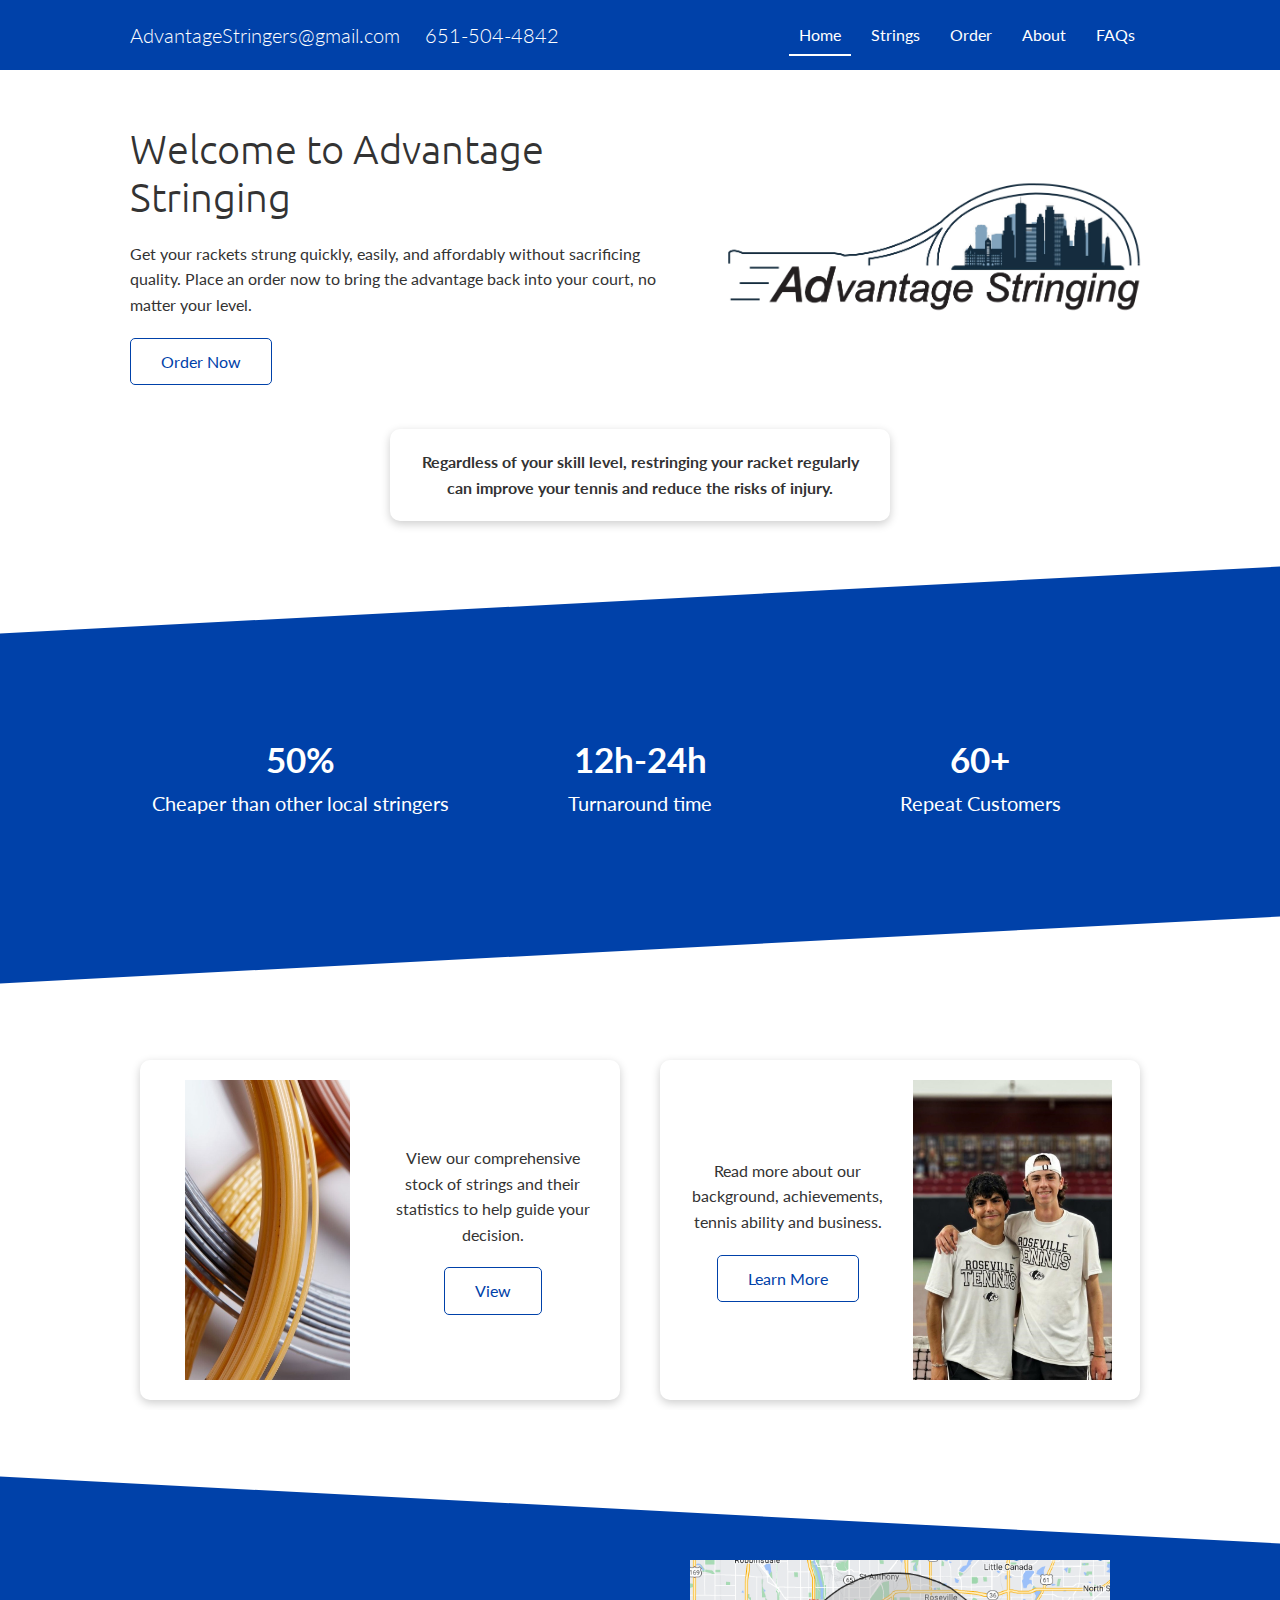
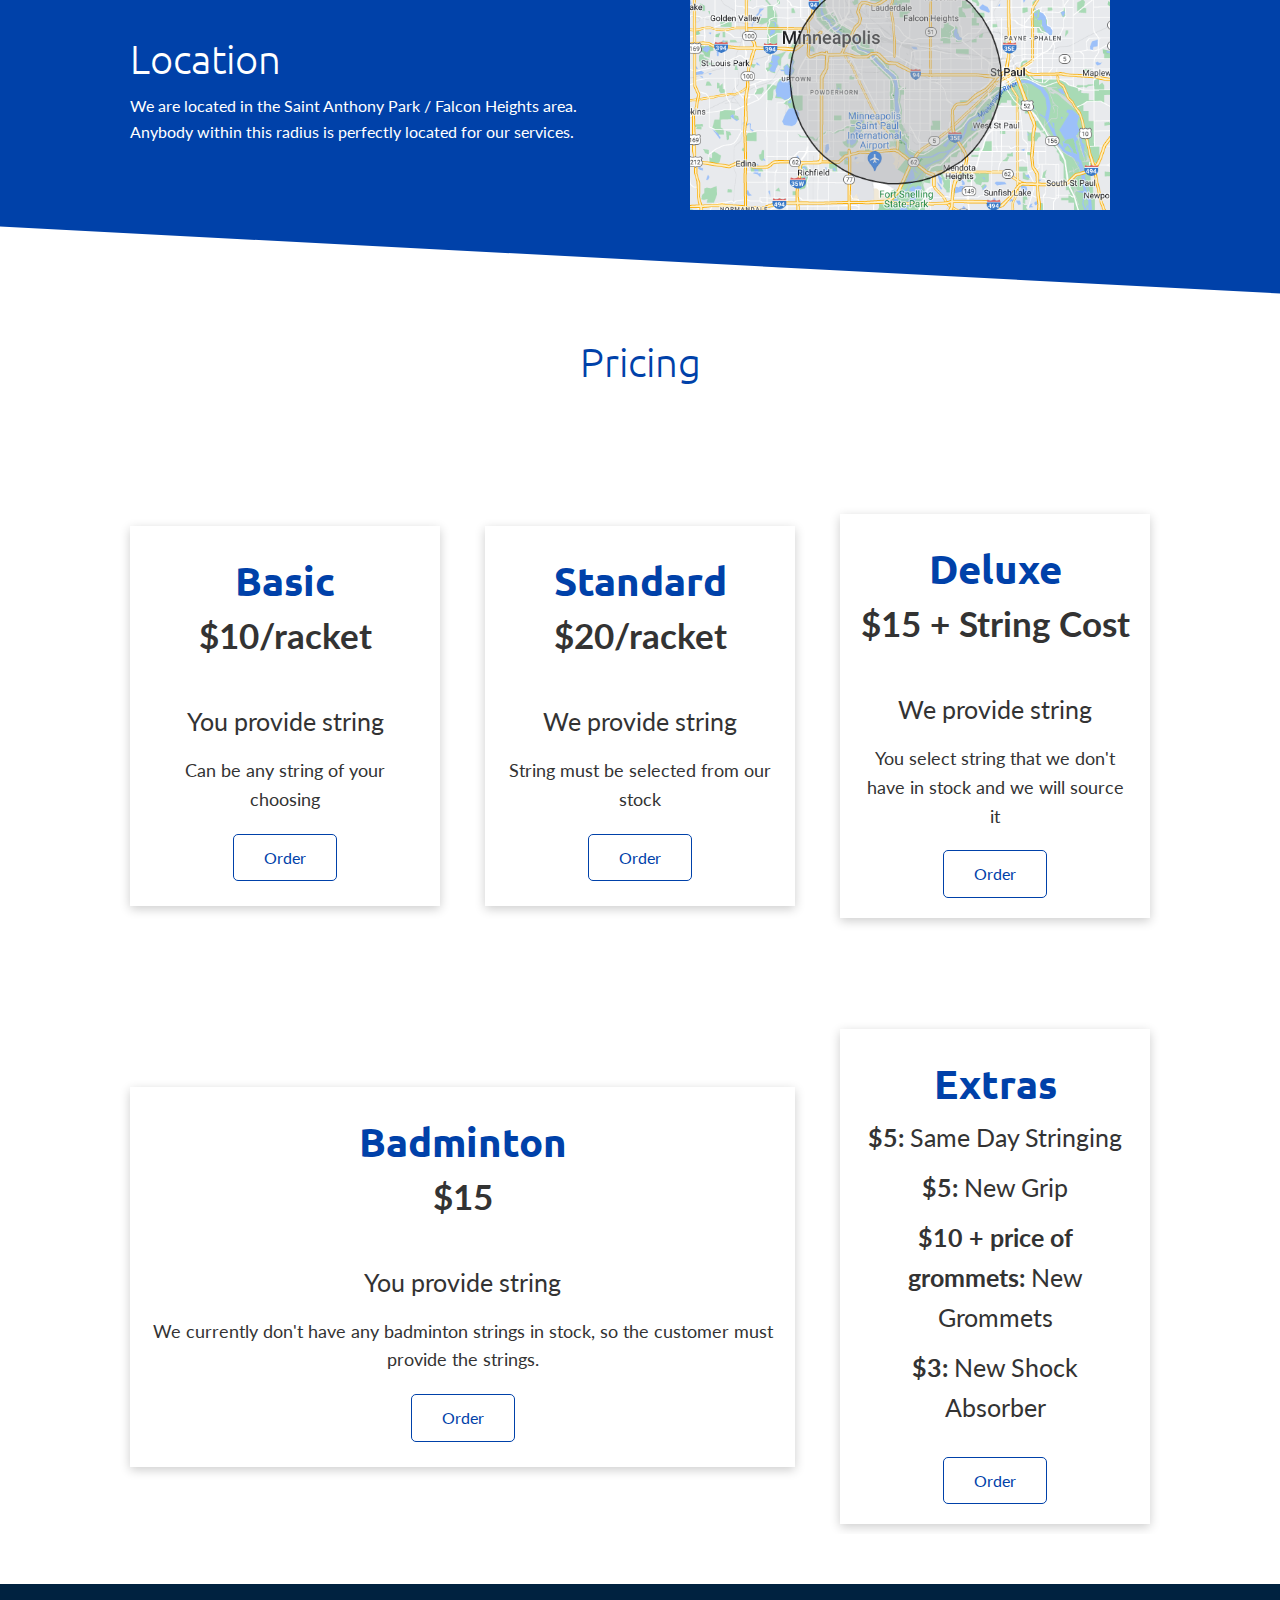
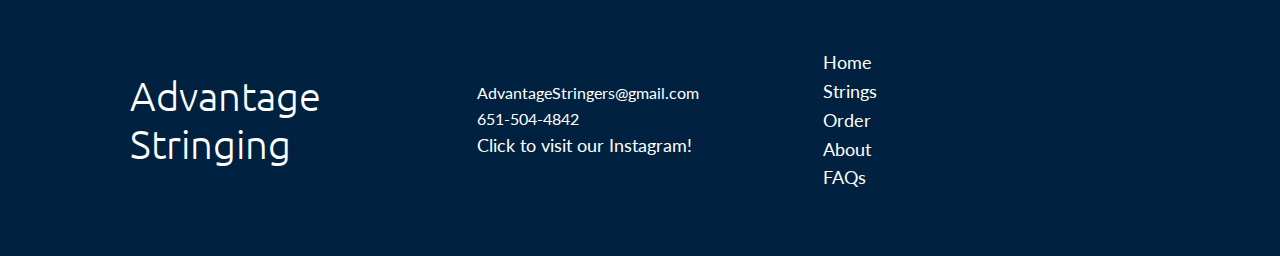
<file: index.html>
<!DOCTYPE html>
<html lang="en">
<head>
    <meta charset="UTF-8">
    <meta http-equiv="X-UA-Compatible" content="IE=edge">
    <meta name="viewport" content="width=device-width, initial-scale=1.0">
    <script async src="https://www.googletagmanager.com/gtag/js?id=G-WM0WZB3LWZ"></script>
    <script>
        window.dataLayer = window.dataLayer || [];
        function gtag(){dataLayer.push(arguments);}
        gtag('js', new Date());
        gtag('config', 'G-WM0WZB3LWZ');
    </script>
    <link rel="stylesheet" href="https://cdnjs.cloudflare.com/ajax/libs/font-awesome/5.15.1/css/all.min.css" integrity="sha512-+4zCK9k+qNFUR5X+cKL9EIR+ZOhtIloNl9GIKS57V1MyNsYpYcUrUeQc9vNfzsWfV28IaLL3i96P9sdNyeRssA==" crossorigin="anonymous" />
    <link href="https://fonts.googleapis.com/css2?family=Lato:wght@300&display=swap" rel="stylesheet">
    <link href="https://fonts.googleapis.com/css2?family=Ubuntu:wght@700&display=swap" rel="stylesheet">
    <link rel="stylesheet" href="final_styles.css">
    <link rel="icon" href="Images/favicon.png">
    <title>Advantage Stringing</title>
</head>
<body>
    <!-- Navbar -->
    <div class="navbar">
        <div class="container flex">
            <div class="logo">
                <div class="menu-wrap">
                    <input type="checkbox" class="toggler">
                    <div class="hamburger"><div></div></div>
                    <div class="menu">
                        <div>
                            <div>
                                <ul>
                                    <li><a href="index.html" class="underlined">Home</a></li>
                                    <li><a href="strings.html">Strings</a></li>
                                    <li><a href="order.html">Order</a></li>
                                    <li><a href="about.html">About</a></li>
                                    <li><a href="faqs.html">FAQs</a></li>
                                </ul>
                            </div>
                        </div>
                    </div>
                </div>
                <h1 class="logo-text large-font">AdvantageStringers@gmail.com</h1>
                <h1 class="logo-text large-font">651-504-4842</h1>
            </div>
            <nav>
                <ul>
                    <li><a href="index.html" class="underlined">Home</a></li>
                    <li><a href="strings.html">Strings</a></li>
                    <li><a href="order.html">Order</a></li>
                    <li><a href="about.html">About</a></li>
                    <li><a href="faqs.html">FAQs</a></li>
                </ul>
            </nav>
        </div>
    </div>

    <!-- Showcase -->
    <section class="showcase">
        <div class="container grid">
            <div class="showcase-text">
                <h1 class="large-font">Welcome to Advantage Stringing</h1>
                <p class="change-text">Get your rackets strung quickly, easily, and affordably without sacrificing quality. Place an order now to bring the advantage back into your court, no matter your level.</p>
                <a href="order.html" class="blue-outline-button">Order Now</a>
            </div>
            <img src="Images/advantagelogo.png" alt="Logo Image">
        </div>
    </section>

    <!-- Blurb -->
    <section class="blurb">
        <div class="container flex">
            <div class="blurb-wrapper card centered">
                <p><b>Regardless of your skill level, restringing your racket regularly can improve your tennis and reduce the risks of injury.</b></p>
            </div>
        </div>
    </section>

    <div class="spacer"></div>

    <!-- Stats -->
    <section class="stats-container">
        <div class="container flex stats-text">
            <div class="stat-container">
                <div class="flex">
                    <i class="fas fa-tags fa-3x"></i>
                </div>
                <h3>50%</h3>
                <p class="text-secondary">Cheaper than other local stringers</p>
            </div>
            <div class="stat-container">
                <div class="flex">
                    <i class="fas fa-history fa-3x"></i>
                </div>
                <h3>12h-24h</h3>
                <p class="text-secondary">Turnaround time</p>
            </div>
            <div class="stat-container">
                <div class="flex">
                    <i class="fas fa-people-arrows fa-3x"></i>
                </div>
                <h3>60+</h3>
                <p class="text-secondary change-text">Repeat Customers</p>
            </div>
        </div>
    </section>
    
    <div class="spacer"></div>
    <div class="spacer"></div>

    <!-- Strings / About Us Showcase -->

    <section class="pages-showcase">
        <div class="container grid">
            <div class="strings-home-showcase home-showcase card">
                <div class="card-content grid">
                    <img src="Images/string-img.jpg" alt="Image of string art">
                    <div class="grid-vertical centered">
                        <p class="change-text">View our comprehensive stock of strings and their statistics to help guide your decision.</p>
                        <a href="strings.html" class="blue-outline-button">View</a>
                    </div>
                </div>
            </div>

            <div class="us-home-showcase home-showcase card">
                <div class="card-content grid">
                    <div class="grid-vertical centered">
                        <p class="change-text">Read more about our background, achievements, tennis ability and business.</p>
                        <a href="about.html" class="blue-outline-button">Learn More</a>
                    </div>
                    <img src="Images/us-s.JPG" alt="Image of us">
                </div>
            </div>
        </div>
    </section>

    <div class="spacer"></div>
    <div class="spacer"></div>

    <!-- Location -->
    <section class="location">
        <div class="container location-wrapper grid">
            <div class="text-body">
                <h1 class="large-font">Location</h1>
                <p class="change-text">
                    We are located in the Saint Anthony Park / Falcon Heights area. Anybody within this radius is perfectly located for our services.</p>
            </div>
            <img src="Images/radius.PNG" alt="Service Area">
        </div>
    </section>

    <div class="spacer"></div>

    <!-- Pricing -->
    <section class="pricing">
        <div class="container grid">
            <h1 class="pricing-header large-font">Pricing</h1>
            <div class="pricing-card centered">
                <h1 class="bolded large-font">Basic</h1>
                <h2 class="price-label bolded medium-font">$10/racket</h2>
                <p>You provide string</p>
                <p class="caption-text">Can be any string of your choosing</p>
                <a href="order.html" class="blue-outline-button">Order</a>
            </div>
            <div class="pricing-card centered">
                <h1 class="bolded large-font">Standard</h1>
                <h2 class="price-label bolded medium-font">$20/racket</h2>
                <p>We provide string</p>
                <p class="caption-text">String must be selected from our stock</p>
                <a href="order.html" class="blue-outline-button">Order</a>
            </div>
            <div class="pricing-card centered">
                <h1 class="bolded large-font">Deluxe</h1>
                <h2 class="price-label bolded medium-font">$15 + String Cost</h2>
                <p>We provide string</p>
                <p class="caption-text">You select string that we don't have in stock and we will source it</p>
                <a href="order.html" class="blue-outline-button">Order</a>
            </div>
            <div class="pricing-card centered">
                <h1 class="bolded large-font">Badminton</h1>
                <h2 class="price-label bolded medium-font">$15</h2>
                <p>You provide string</p>
                <p class="caption-text">We currently don't have any badminton strings in stock, so the customer must provide the strings.</p>
                <a href="order.html" class="blue-outline-button">Order</a>
            </div>
            <div class="pricing-card centered">
                <h1 class="bolded large-font">Extras</h1>

                <p style="margin-bottom: 10px;"><b>$5: </b>Same Day Stringing</p>
                <p style="margin-bottom: 10px;"><b>$5: </b>New Grip</p>
                <p style="margin-bottom: 10px;"><b>$10 + price of grommets: </b>New Grommets</p>
                <p style="margin-bottom: 10px;"><b>$3: </b>New Shock Absorber</p>
                <a href="order.html" class="blue-outline-button">Order</a>
            </div>
        </div>
    </section>

    <div class="spacer"></div>




    <!-- Footer -->
    <footer class="footer bg-dark py-5">
        <div class="container grid grid-3">
            <div>
                <h1 class="large-font">Advantage Stringing</h1>
            </div>

            <div>
                <p>AdvantageStringers@gmail.com</p>
                <p>651-504-4842</p>
                <p><a href="https://www.instagram.com/advantage_stringing/" target="_blank">Click to visit our Instagram!</a></p>
            </div>

            <nav>
                <ul>
                    <li><a href="index.html">Home</a></li>
                    <li><a href="strings.html">Strings</a></li>
                    <li><a href="order.html">Order</a></li>
                    <li><a href="about.html">About</a></li>
                    <li><a href="faqs.html">FAQs</a></li>
                </ul>
            </nav>
            
        </div>
    </footer>
    
</body>
</html>
</file>
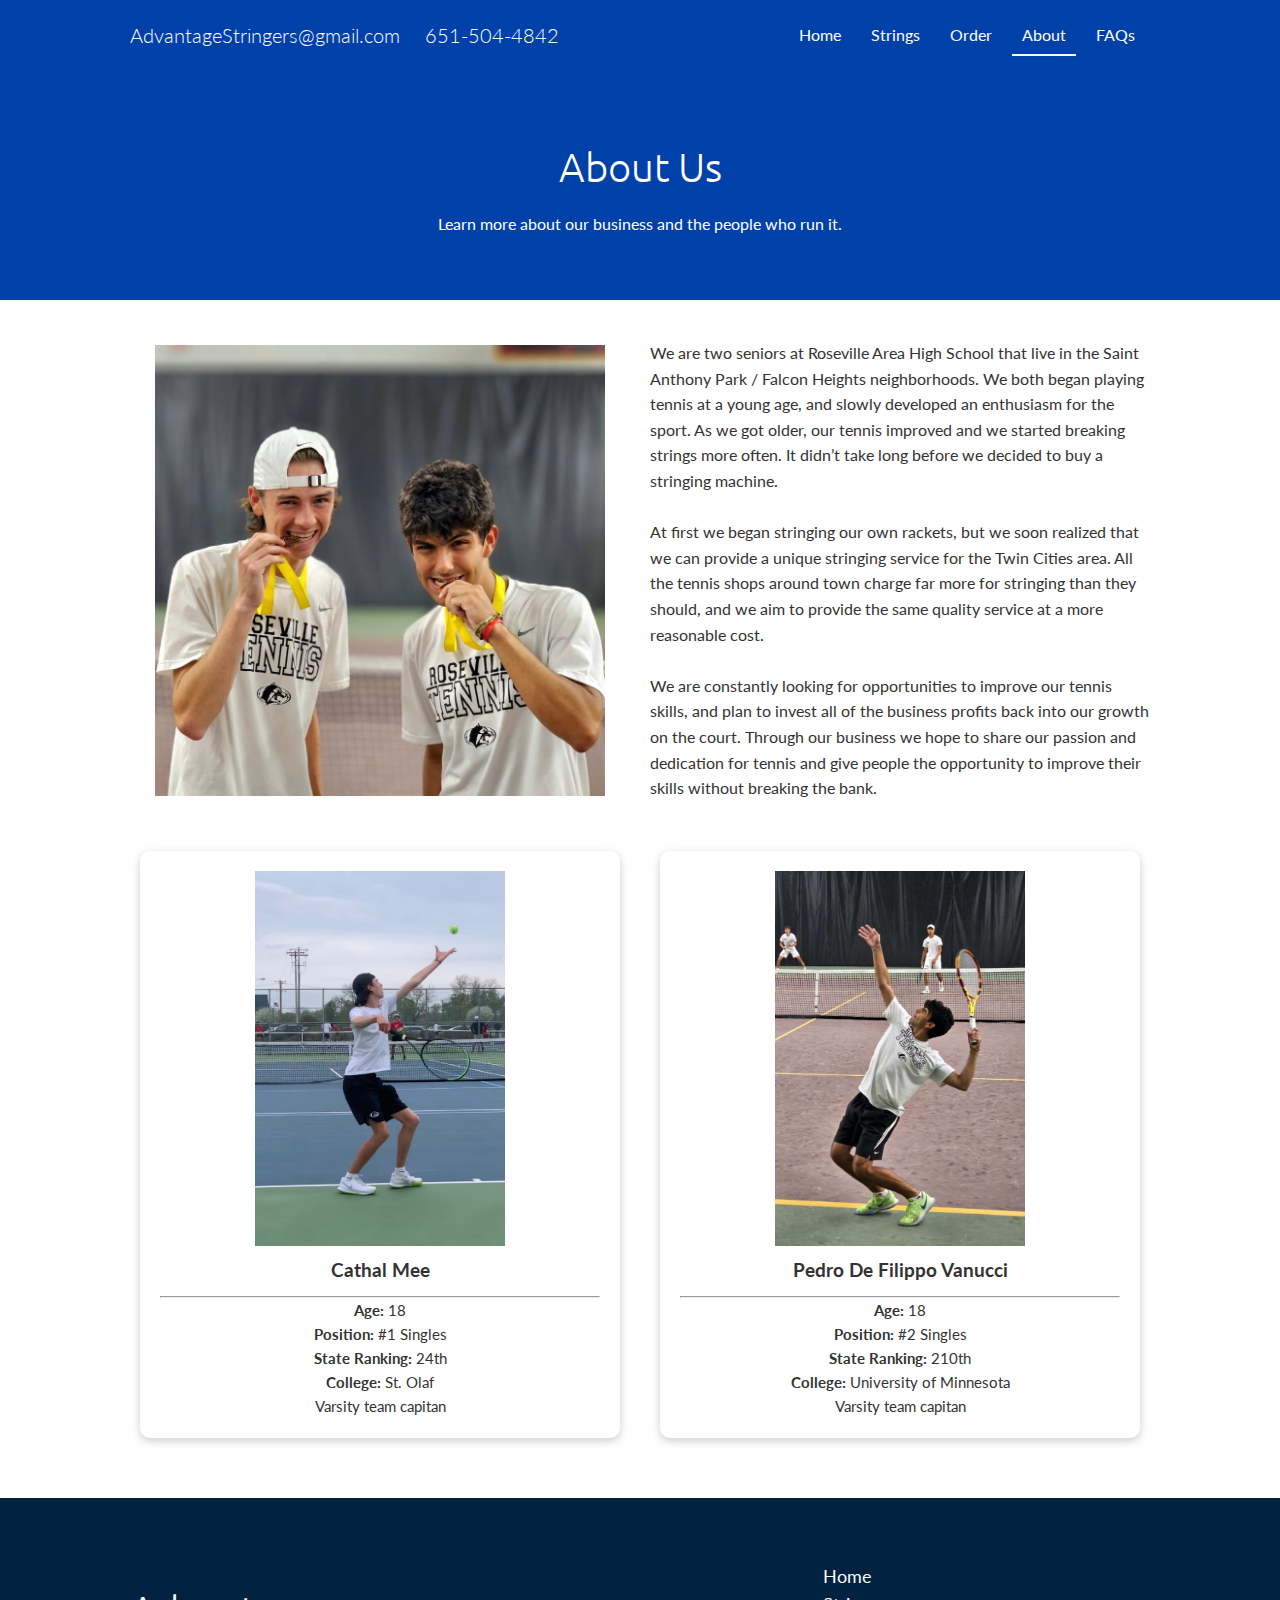
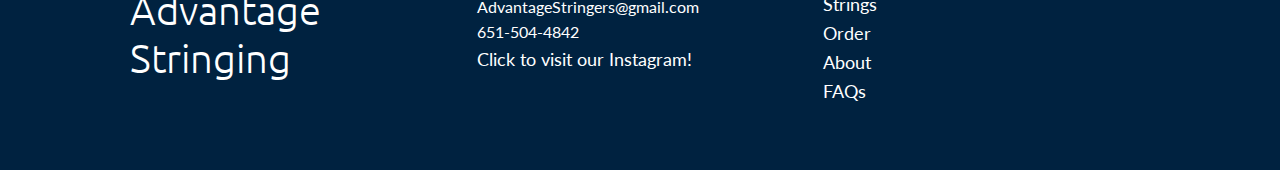
<file: about.html>
<!DOCTYPE html>
<html lang="en">
<head>
    <meta charset="UTF-8">
    <meta http-equiv="X-UA-Compatible" content="IE=edge">
    <meta name="viewport" content="width=device-width, initial-scale=1.0">
    <script async src="https://www.googletagmanager.com/gtag/js?id=G-WM0WZB3LWZ"></script> 
    <script>
        window.dataLayer = window.dataLayer || [];
        function gtag(){dataLayer.push(arguments);}
        gtag('js', new Date());
        gtag('config', 'G-WM0WZB3LWZ');
    </script>
    <link rel="stylesheet" href="https://cdnjs.cloudflare.com/ajax/libs/font-awesome/5.15.1/css/all.min.css" integrity="sha512-+4zCK9k+qNFUR5X+cKL9EIR+ZOhtIloNl9GIKS57V1MyNsYpYcUrUeQc9vNfzsWfV28IaLL3i96P9sdNyeRssA==" crossorigin="anonymous" />
    <link href="https://fonts.googleapis.com/css2?family=Lato:wght@300&display=swap" rel="stylesheet">
    <link href="https://fonts.googleapis.com/css2?family=Ubuntu:wght@700&display=swap" rel="stylesheet">
    <link rel="stylesheet" href="final_styles.css">
    <link rel="icon" href="Images/favicon.png">
    <title>Advantage Stringing</title>
</head>
<body>
    <!-- Navbar -->
    <div class="navbar">
        <div class="container flex">
            <div class="logo">
                <div class="menu-wrap">
                    <input type="checkbox" class="toggler">
                    <div class="hamburger"><div></div></div>
                    <div class="menu">
                        <div>
                            <div>
                                <ul>
                                    <li><a href="index.html">Home</a></li>
                                    <li><a href="strings.html">Strings</a></li>
                                    <li><a href="order.html">Order</a></li>
                                    <li><a href="about.html" class="underlined">About</a></li>
                                    <li><a href="faqs.html">FAQs</a></li>
                                </ul>
                            </div>
                        </div>
                    </div>
                </div>
                <h1 class="logo-text large-font">AdvantageStringers@gmail.com</h1>
                <h1 class="logo-text large-font">651-504-4842</h1>
            </div>
            <nav>
                <ul>
                    <li><a href="index.html">Home</a></li>
                    <li><a href="strings.html">Strings</a></li>
                    <li><a href="order.html">Order</a></li>
                    <li><a href="about.html" class="underlined">About</a></li>
                    <li><a href="faqs.html">FAQs</a></li>
                </ul>
            </nav>
        </div>
    </div>

    <!-- Showcase -->
    <section class="bio-showcase">
        <div class="bio-showcase-text grid">
            <div class="content">
                <h1 class="large-font">About Us</h1>
                <p>Learn more about our business and the people who run it.</p>
            </div>
        </div>
    </section>

    <!-- Bio Section -->
    <section class="bio">
        <div class="container grid">
            <div class="bio-img">
                <div class="flex">
                    <img src="Images/us-medal.JPG" alt="Photo of us">
                </div>
                
            </div>
            <div class="bio-text">
                <p>
                    We are two seniors at Roseville Area High School that live in the Saint Anthony Park / Falcon Heights neighborhoods. We both began playing tennis at a young age, and slowly developed an enthusiasm for the sport. As we got older, our tennis improved and we started breaking strings more often. It didn’t take long before we decided to buy a stringing machine.
                    <br><br>
                    At first we began stringing our own rackets, but we soon realized that we can provide a unique stringing service for the Twin Cities area. All the tennis shops around town charge far more for stringing than they should, and we aim to provide the same quality service at a more reasonable cost. 
                    <br><br>
                    We are constantly looking for opportunities to improve our tennis skills, and plan to invest all of the business profits back into our growth on the court. Through our business we hope to share our passion and dedication for tennis and give people the opportunity to improve their skills without breaking the bank.
                </div>
        </div>
    </section>

    <!-- Individual Bios Section -->

    <section class="individual-bios">

        <div class="container grid">
            <div class="card">
                <div class="flex">
                    <img src="Images/cath-solo.jpg"></img>
                </div>
                
                <h3>Cathal Mee</h3>
                <hr>
                <p><b>Age:</b> 18</p>
                <p><b>Position:</b> #1 Singles</p>
                <p><b>State Ranking:</b> 24th</p>
                <p><b>College:</b> St. Olaf</p>
                <p>Varsity team capitan</p>

                
            </div>
            <div class="card">
                <div class="flex">
                    <img src="Images/pedro-solo.JPG"></img>
                </div>
                <h3>Pedro De Filippo Vanucci</h3>
                <hr>
                <p><b>Age:</b> 18</p>
                <p><b>Position:</b> #2 Singles</p>
                <p><b>State Ranking:</b> 210th</p>
                <p><b>College:</b> University of Minnesota</p>
                <p>Varsity team capitan</p>
            </div>
        </div>
    </section>

    <div class="spacer"></div>


    <!-- Footer -->
    <footer class="footer bg-dark py-5">
        <div class="container grid grid-3">
            <div>
                <h1 class="large-font">Advantage Stringing</h1>
            </div>

            <div>
                <p>AdvantageStringers@gmail.com</p>
                <p>651-504-4842</p>
                <p><a href="https://www.instagram.com/advantage_stringing/" target="_blank">Click to visit our Instagram!</a></p>
            </div>

            <nav>
                <ul>
                    <li><a href="index.html">Home</a></li>
                    <li><a href="strings.html">Strings</a></li>
                    <li><a href="order.html">Order</a></li>
                    <li><a href="about.html">About</a></li>
                    <li><a href="faqs.html">FAQs</a></li>
                </ul>
            </nav>
            
        </div>
    </footer>
    
</body>
</html>
</file>
<file: final_styles.css>
/* variables */
/* Base Styles */
* {
  -webkit-box-sizing: border-box;
  box-sizing: border-box;
  padding: 0;
  margin: 0;
}

a {
  text-decoration: none;
  color: #333;
} 

body {
  font-family: "Lato", "sans-serif";
  color: #333;
  line-height: 1.6;
}

h1,
h2 {
  font-weight: 300;
  line-height: 1.2;
  margin: 10px 0;
}

h1 {
  font-family: "Ubuntu", "sans-serif";
}

ul li {
  list-style-type: none;
}

/* Utilities */
.container {
  max-width: 1100px;
  margin: 0 auto;
  overflow: auto;
  padding: 0 40px;
}

.bolded {
  font-weight: 700;
}

.centered {
  text-align: center;
}

.text-button {
  color: #0041a9;
}

.circle-img {
  border-radius: 50%;
  -webkit-box-shadow: 0 3px 10px rgba(0, 0, 0, 0.2);
  box-shadow: 0 3px 10px rgba(0, 0, 0, 0.2);
}

.flex {
  display: -webkit-box;
  display: -ms-flexbox;
  display: flex;
  -webkit-box-pack: center;
  -ms-flex-pack: center;
  justify-content: center;
  -webkit-box-align: center;
  -ms-flex-align: center;
  align-items: center;
  height: 100%;
}

.grid,
.grid-3 {
  display: -ms-grid;
  display: grid;
  -ms-grid-columns: 1fr 1fr;
  grid-template-columns: 1fr 1fr;
  gap: 20px;
  -webkit-box-pack: center;
  -ms-flex-pack: center;
  justify-content: center;
  -webkit-box-align: center;
  -ms-flex-align: center;
  align-items: center;
  height: 100%;
}

.card,
.pricing-card {
  background-color: #fff;
  color: #333;
  border-radius: 10px;
  -webkit-box-shadow: 0 3px 10px rgba(0, 0, 0, 0.2);
  box-shadow: 0 3px 10px rgba(0, 0, 0, 0.2);
  padding: 20px;
  margin: 10px;
}

.grid-3 {
  -ms-grid-columns: 1fr 1fr 1fr;
  grid-template-columns: 1fr 1fr 1fr;
}

.blue-border {
  border: 1.5px solid #0041a9;
}

.red-border {
  border: 1.5px solid red;
}

.blue-outline-button {
  display: inline-block;
  padding: 10px 30px;
  cursor: pointer;
  background: transparent;
  color: #0041a9;
  border: 1.5px #0041a9 solid;
  border-radius: 5px;
  -webkit-transition: background-color 0.15s ease-out;
  transition: background-color 0.15s ease-out;
  margin-top: 0px;
}

.blue-outline-button:hover {
  color: #fff;
  border: 1.5px #0041a9 solid;
  -webkit-transition: background-color 0.15s ease-out;
  transition: background-color 0.15s ease-out;
  background-color: #0041a9;
  cursor: pointer;
}

.solid-blue-button {
  display: inline-block;
  padding: 12.5px 30px;
  cursor: pointer;
  background: #0041a9;
  color: #fff;
  border: none;
  border-radius: 5px;
  margin-bottom: 10px;
  margin-left: auto;
  margin-right: auto;
  margin-top: 0px;
  font-size: 14.5px;
}

.solid-blue-button:hover {
  background-color: #0058e6;
}

.form-input-field,
.form-input-field-help {
  border: 1.5px solid #fff;
  border-bottom: 1.5px solid #b4becb;
  padding: 3px;
  font-family: "Lato", "sans-serif";
  font-size: 16px;
  width: 100%;
}

.form-input-field:focus,
.form-input-field-help:focus {
  outline: none;
  border-bottom: 1.5px solid #0041a9;
}

textarea {
  border: solid 1.5px #b4becb;
  padding: 3px;
  font-family: "Lato", "sans-serif";
  font-size: 16px;
  width: 100%;
}

textarea:focus {
  outline: none;
  border: 1.5px solid #0041a9;
}

.large-font {
  font-size: 40px;
}

.medium-font {
  font-size: 35px;
}

/* Navbar */
.navbar {
  background-color: #0041a9;
  color: #fff;
  height: 70px;
}

.navbar ul {
  display: -webkit-box;
  display: -ms-flexbox;
  display: flex;
}

.navbar a {
  padding: 10px;
  margin: 0 5px;
  color: #fff;
}

.navbar a:hover {
  border-bottom: 2px #fff solid;
}

.navbar .flex {
  -webkit-box-pack: justify;
  -ms-flex-pack: justify;
  justify-content: space-between;
}

.navbar h1 {
  font-family: "Lato", "sans-serif";
  font-size: 20px;
  margin-right: 25px;
}

.underlined {
  border-bottom: 2px #fff solid;
}

.spacer {
  height: 50px;
}

.med-spacer {
  height: 12.5px;
}

.small-spacer {
  height: 5px;
}

.logo {
  display: -webkit-box;
  display: -ms-flexbox;
  display: flex;
}

/* Footer */
.footer {
  padding: 4rem 0;
  color: #fff;
}

.footer a {
  color: #fff;
  margin: 10px 0;
  font-size: 18px;
}

.footer .social a {
  margin: 0 10px;
}

.bg-dark {
  background-color: #002240;
}

.dialog-main h1,
.complete-dialog h1,
.help-dialog h1,
.string-dialog h1 {
  color: #0041a9;
  text-align: center;
}

.dialog-main p,
.complete-dialog p,
.help-dialog p,
.string-dialog p {
  font-size: 20px;
  text-align: center;
}

.dialog-main .dialog-form,
.complete-dialog .dialog-form,
.help-dialog .dialog-form,
.string-dialog .dialog-form,
.string-dialog .string-dialog-form,
.complete-dialog .complete-dialog-form,
.help-dialog .help-dialog-form {
  width: 80%;
  margin-left: auto;
  margin-right: auto;
}

/* Complete Dialog */
.complete-dialog .complete-dialog-form .form-input-field {
  margin-bottom: 20px;
}

.complete-dialog .grid {
  width: 100%;
  -webkit-box-pack: center;
  -ms-flex-pack: center;
  justify-content: center;
  -webkit-justify-content: center;
}

.complete-dialog .solid-blue-button {
  margin-top: 10px;
}

.complete-dialog .completing-order-screen {
  display: none;
}

.complete-dialog .order-complete-screen {
  display: none;
}

.complete-dialog .order-complete-screen p {
  margin-bottom: 20px;
}

/* Help Dialog */
.help-dialog .grid {
  width: 100%;
  -webkit-box-pack: center;
  -ms-flex-pack: center;
  justify-content: center;
  grid-template-columns: 1fr 1fr;
}

.help-dialog .solid-blue-button {
  margin-top: 10px;
}

.help-dialog .sending-screen {
  display: none;
  height: 252.78px;
}

.help-dialog .sending-screen p {
  margin-top: 30px;
}

.help-dialog .finished-screen {
  display: none;
}

.help-dialog-form .form-input-field-help {
  margin-bottom: 20px;
}

.finished-screen .solid-blue-button {
  margin-top: 30px;
}

/* Dialog loading animation */
.circular {
  height: 100px;
  width: 100px;
  position: relative;
  margin-left: auto;
  margin-right: auto;
}

.circular .inner {
  position: absolute;
  z-index: 6;
  top: 50%;
  left: 50%;
  height: 80px;
  width: 80px;
  margin: -40px 0 0 -40px;
  background: #fff;
  border-radius: 100%;
}

.circular .bar {
  position: absolute;
  height: 100%;
  width: 100%;
  background: #fff;
  border-radius: 100%;
  clip: rect(0px, 100px, 100px, 50px);
}

.circle .bar .progress {
  position: absolute;
  height: 100%;
  width: 100%;
  border-radius: 100%;
  clip: rect(0px, 50px, 100px, 0px);
  background: #0041a9;
}

.circle .left .progress {
  z-index: 1;
  -webkit-animation: left 1s linear both;
  animation: left 1s linear both;
}

.circle .right {
  -webkit-transform: rotate(180deg);
  transform: rotate(180deg);
  z-index: 3;
}

.circle .right .progress {
  -webkit-animation: right 1s linear both;
  animation: right 1s linear both;
  -webkit-animation-delay: 1s;
  animation-delay: 1s;
}

/* Animations */
@-webkit-keyframes wave {
  from {
    top: 70px;
    -webkit-transform: rotate(0deg);
    transform: rotate(0deg);
  }
  to {
    top: 70px;
    -webkit-transform: rotate(720deg);
    transform: rotate(720deg);
  }
}
@keyframes wave {
  from {
    top: 70px;
    -webkit-transform: rotate(0deg);
    transform: rotate(0deg);
  }
  to {
    top: 70px;
    -webkit-transform: rotate(720deg);
    transform: rotate(720deg);
  }
}

@-webkit-keyframes fill {
  from {
    top: 70px;
    -webkit-transform: translateX(0%) rotate(0deg);
    transform: translateX(0%) rotate(0deg);
  }
  to {
    top: -50px;
    -webkit-transform: translateX(15%) rotate(360deg);
    transform: translateX(15%) rotate(360deg);
  }
}

@keyframes fill {
  from {
    top: 70px;
    -webkit-transform: translateX(0%) rotate(0deg);
    transform: translateX(0%) rotate(0deg);
  }
  to {
    top: -50px;
    -webkit-transform: translateX(15%) rotate(360deg);
    transform: translateX(15%) rotate(360deg);
  }
}

@-webkit-keyframes blue-line {
  from {
    -webkit-transform: translateX(-100%);
    transform: translateX(-100%);
  }
  to {
    -webkit-transform: translateX(0%);
    transform: translateX(0%);
  }
}

@keyframes blue-line {
  from {
    -webkit-transform: translateX(-100%);
    transform: translateX(-100%);
  }
  to {
    -webkit-transform: translateX(0%);
    transform: translateX(0%);
  }
}

@-webkit-keyframes slideInLeftStats {
  0% {
    -webkit-transform: translateX(-100%) skewY(-3deg);
    transform: translateX(-100%) skewY(-3deg);
    opacity: 0.5;
  }
  100% {
    -webkit-transform: translateX(0) skewY(-3deg);
    transform: translateX(0) skewY(-3deg);
    opacity: 1;
  }
}

@keyframes slideInLeftStats {
  0% {
    -webkit-transform: translateX(-100%) skewY(-3deg);
    transform: translateX(-100%) skewY(-3deg);
    opacity: 0.5;
  }
  100% {
    -webkit-transform: translateX(0) skewY(-3deg);
    transform: translateX(0) skewY(-3deg);
    opacity: 1;
  }
}

@-webkit-keyframes slideInLeft {
  0% {
    -webkit-transform: translateX(-100%);
    transform: translateX(-100%);
  }
  100% {
    -webkit-transform: translateX(0);
    transform: translateX(0);
  }
}

@keyframes slideInLeft {
  0% {
    -webkit-transform: translateX(-100%);
    transform: translateX(-100%);
  }
  100% {
    -webkit-transform: translateX(0);
    transform: translateX(0);
  }
}

@-webkit-keyframes slideInRight {
  0% {
    -webkit-transform: translateX(100%);
    transform: translateX(100%);
  }
  100% {
    -webkit-transform: translateX(0);
    transform: translateX(0);
  }
}

@keyframes slideInRight {
  0% {
    -webkit-transform: translateX(100%);
    transform: translateX(100%);
  }
  100% {
    -webkit-transform: translateX(0);
    transform: translateX(0);
  }
}

@-webkit-keyframes slideInRightLocation {
  0% {
    -webkit-transform: translateX(100%) skewY(3deg);
    transform: translateX(100%) skewY(3deg);
    opacity: 0.5;
  }
  100% {
    -webkit-transform: translateX(0) skewY(3deg);
    transform: translateX(0) skewY(3deg);
    opacity: 1;
  }
}

@keyframes slideInRightLocation {
  0% {
    -webkit-transform: translateX(100%) skewY(3deg);
    transform: translateX(100%) skewY(3deg);
    opacity: 0.5;
  }
  100% {
    -webkit-transform: translateX(0) skewY(3deg);
    transform: translateX(0) skewY(3deg);
    opacity: 1;
  }
}

@-webkit-keyframes fadeIn {
  0% {
    opacity: 0;
  }
  100% {
    opacity: 1;
  }
}

@keyframes fadeIn {
  0% {
    opacity: 0;
  }
  100% {
    opacity: 1;
  }
}

@-webkit-keyframes right {
  100% {
    -webkit-transform: rotate(180deg);
    transform: rotate(180deg);
  }
}

@keyframes right {
  100% {
    -webkit-transform: rotate(180deg);
    transform: rotate(180deg);
  }
}

@-webkit-keyframes left {
  100% {
    -webkit-transform: rotate(180deg);
    transform: rotate(180deg);
  }
}

@keyframes left {
  100% {
    -webkit-transform: rotate(180deg);
    transform: rotate(180deg);
  }
}

/* Showcase */
.showcase {
  height: 300px;
  position: relative;
  margin-top: 30px;
}

.showcase .grid,
.showcase .grid-3 {
  -ms-grid-columns: 55% auto;
  grid-template-columns: 55% auto;
  gap: 30px;
}

.showcase img {
  width: 100%;
}

.showcase p {
  margin: 20px 0;
}

.skyline-bg img {
  width: 1000px;
  margin-top: -120px;
}

/* Blurb */
.blurb {
  height: 150px;
  -webkit-animation: 1s ease-in 0s 1 fadeIn;
  animation: 1s ease-in 0s 1 fadeIn;
}

.blurb .blurb-wrapper {
  width: 500px;
}

/* Stats */

.stats-container {
  transform: skewY(-3deg);
  height: 350px;
  background-color: #0041a9;
}

.stats-container h3 {
  text-align: center;
  font-size: 35px;
}

.stats-container p {
  text-align: center;
  font-size: 20px;
}

.stats-text {
  transform: skewY(3deg);
}

.stat-container {
  color: #fff;
  width: 100%;
}

/* Pages Showcase */
.pages-showcase img {
  max-height: 300px;
  max-width: 200px;
  -ms-grid-column-align: center;
  justify-self: center;
}

.pages-showcase .home-showcase .grid,
.pages-showcase .home-showcase .grid-3 {
  gap: 10px;
}

.pages-showcase .blue-outline-button {
  margin-top: 20px;
}

.strings-home-showcase {
  -webkit-animation: 1s ease-out 0s 1 slideInLeft;
  animation: 1s ease-out 0s 1 slideInLeft;
}

.us-home-showcase {
  -webkit-animation: 1s ease-out 0s 1 slideInRight;
  animation: 1s ease-out 0s 1 slideInRight;
}

/* Location */
.location {
  background-color: #0041a9;
  color: #fff;
  -webkit-transform: skewY(3deg);
  transform: skewY(3deg);
  height: 350px;
  -webkit-box-pack: center;
  -ms-flex-pack: center;
  justify-content: center;
  -webkit-animation: 1s ease-out 0s 1 slideInRightLocation;
  animation: 1s ease-out 0s 1 slideInRightLocation;
}

.location .location-wrapper {
  -webkit-transform: skewY(-3deg);
  transform: skewY(-3deg);
  -ms-grid-column-align: center;
  justify-self: center;
}

.location .grid {
  justify-items: center;
}

.location img {
  height: auto;
  width: 420px;
}

/* Pricing */
.pricing {
  height: auto;
}

.pricing h1 {
  color: #0041a9;
}

.pricing .price-label {
  margin-bottom: 45px;
}

.pricing p {
  font-size: 25px;
}

.pricing .flex {
  gap: 18px;
}

.pricing .blue-outline-button {
  margin-top: 20px;
}

.pricing .grid {
  -ms-grid-rows: 0.2fr 1fr 1fr;
  grid-template-rows: 0.2fr 1fr 1fr;
  -ms-grid-columns: 1fr 1fr 1fr;
  grid-template-columns: 1fr 1fr 1fr;
  justify-items: center;
  -webkit-box-align: center;
  -ms-flex-align: center;
  align-items: center;
  width: 100%;
  gap: 45px;
}

.pricing .grid > *:first-child {
  -ms-grid-column: 1;
  -ms-grid-column-span: 3;
  grid-column: 1 / span 3;
}
.pricing .grid > *:nth-child(5) {
  -ms-grid-column: 1;
  -ms-grid-column-span: 2;
  grid-column: 1 / span 2;
}

.pricing .caption-text {
  font-size: 18px;
  margin-top: 15px;
}

.pricing-card {
  border-radius: 0px;
  width: 100%;
  min-height: 380px;
}

/* Strings */
.strings-showcase {
  background-color: #0041a9;
  height: 300px;
  color: #fff;
}

.strings-showcase p {
  margin: 20px 0;
}

.strings .grid,
.strings .grid-3 {
  margin-top: 50px;
  margin-bottom: 50px;
  gap: 10px;
  -ms-grid-columns: 1fr 1fr 1fr 1fr;
  grid-template-columns: 1fr 1fr 1fr 1fr;
  -ms-grid-rows: 1fr 1fr;
  grid-template-rows: 1fr 1fr;
  justify-items: center;
}

.strings img {
  display: block;
  max-width: 180px;
  max-height: 180px;
  margin-left: auto;
  margin-right: auto;
}

.strings .card,
.strings .pricing-card {
  width: 90%;
  min-height: 590px;
  margin-bottom: 20px;
  margin-top: 20px;
  background-color: transparent;
  -webkit-perspective: 1000px;
  perspective: 1000px;
}

.strings .other-string-card {
  display: none;
}

.strings .card-inner {
  position: relative;
  width: 100%;
  height: 100%;
  text-align: center;
  -webkit-transition: -webkit-transform 0.8s;
  transition: -webkit-transform 0.8s;
  transition: transform 0.8s;
  transition: transform 0.8s, -webkit-transform 0.8s;
  -webkit-transform-style: preserve-3d;
  transform-style: preserve-3d;
}


.hover_effect {
  -webkit-transform: rotateY(180deg);
  transform: rotateY(180deg);
}

.strings .front,
.strings .back {
  position: absolute;
  width: 100%;
  height: 100%;
  -webkit-backface-visibility: hidden;
  /* Safari */
  backface-visibility: hidden;
}

.strings .back {
  -webkit-transform: rotateY(180deg);
  transform: rotateY(180deg);
}

.strings hr {
  margin-top: 10px;
  margin-bottom: 10px;
}

.strings h1 {
  text-align: center;
  font-size: 25px;
}

.strings h2 {
  font-size: 19px;
  text-align: center;
}

.strings p {
  margin-bottom: 10px;
}

.strings .flex {
  height: auto;
}

.flip-icon {
  color: #0041a9;
  margin-top: 20px;
}

.flip-icon > div > div:hover {
  cursor: pointer;
}

.flip-icon > div > div {
  display: flex;
  gap: 10px;
}

.front-flip-icon .flex {
  justify-content: end;
  -webkit-justify-content: flex-end;
}
.back-flip-icon .flex {
  justify-content: start;
  -webkit-justify-content: flex-start;
}

.flip-icon p {
  margin-bottom: 0px;
  font-size: 16px;
}

.front-flip-icon i {
  transform: rotate(45deg);
  font-size: 25px;
}

.back-flip-icon i {
  transform: rotate(-45deg);
  font-size: 25px;
}


.bio-showcase,
.order-showcase {
  background-color: #0041a9;
  height: 230px;
  color: #fff;
  padding-top: 20px;
}

.bio-showcase .grid,
.order-showcase .grid {
  -ms-grid-columns: 1fr;
  grid-template-columns: 1fr;
}

.bio-showcase h1,
.order-showcase h1 {
  text-align: center;
}

.bio-showcase p {
  margin: 20px auto;
  text-align: center;
  width: 80%;
}

.order-showcase p {
  margin: 20px auto;
  text-align: center;
  width: 50%;
}

.bio {
  height: auto;
  margin-top: 40px;
  margin-bottom: 40px;
}

.bio img {
  width: 90%;
}

.individual-bios img {
  width: 250px;
  margin-left: auto;
  margin-right: auto;
}

.individual-bios h3 {
  text-align: center;
  margin: 10px 0;
}

.individual-bios p {
  text-align: center;
  font-size: 15px;
}

/* Order Page */
.order-page-content {
  height: 450px;
  margin-top: -200px;
}

.tooltip {
  position: relative;
}

/* Tooltip text */
.tooltip .tooltip-text {
  font-family: "Lato", "sans-serif";
  visibility: hidden;
  width: 90px;
  background-color: #333;
  color: #fff;
  text-align: center;
  padding: 5px 0;
  border-radius: 6px;
  /* Position the tooltip text - see examples below! */
  position: absolute;
  z-index: 1;
  top: -5px;
  left: 150%;
}

/* Show the tooltip text when you mouse over the tooltip container */
.tooltip:hover .tooltip-text {
  visibility: visible;
}

.tooltip .tooltip-text::after {
  content: " ";
  position: absolute;
  top: 50%;
  right: 100%;
  /* To the left of the tooltip */
  margin-top: -5px;
  border-width: 5px;
  border-style: solid;
  border-color: transparent black transparent transparent;
}

/* Page grid */
.order-page-grid {
  display: -ms-grid;
  display: grid;
  -ms-grid-columns: 1fr 1fr 1fr;
  grid-template-columns: 1fr 1fr 1fr;
  gap: 10px;
  height: 450px;
}

.order-page-grid > *:first-child {
  -ms-grid-column: 1;
  -ms-grid-column-span: 2;
  grid-column: 1 / span 2;
}

/* Racket Info Section */
.racket-info-section {
  border: 2px solid silver;
  border-top: 0px;
}

/* Box Header */
.racket-info-header {
  color: #fff;
  background: #2e2e2e;
  height: 70px;
}

/* Box Content */
.racket-info .grid {
  gap: 5px;
  -ms-grid-columns: 1fr;
  grid-template-columns: 1fr;
  grid-template-rows: 70px 1fr 0.1fr;
}

.string-provider-selector {
  width: 100%;
  height: 100%;
}

.string-provider-selector p {
  font-size: 14px;
  font-weight: 700;
  padding: 3px;
}

.selector-grid {
  display: -ms-grid;
  display: grid;
  -ms-grid-columns: 1fr 1fr;
  grid-template-columns: 1fr 1fr;
  -webkit-box-pack: center;
  -ms-flex-pack: center;
  justify-content: center;
  -webkit-box-align: center;
  -ms-flex-align: center;
  align-items: center;
  height: 100px;
  width: 95%;
  margin-left: auto;
  margin-right: auto;
  gap: 5px;
}

.string-provider-btn {
  border: 1.5px solid silver;
  height: 100%;
  width: 100%;
}

.string-provider-btn:hover {
  color: #fff;
  -webkit-transition: background-color 0.5s ease-in-out;
  transition: background-color 0.5s ease-in-out;
  background-color: #0041a9;
  cursor: pointer;
}

.racket-form-grid {
  display: -ms-grid;
  display: grid;
  -ms-grid-columns: 1fr 1fr;
  grid-template-columns: 1fr 1fr;
  -ms-grid-rows: 1fr;
  grid-template-rows: 1fr;
  gap: 20px;
  -webkit-box-pack: center;
  -ms-flex-pack: center;
  justify-content: center;
  height: 100%;
}

.racket-form-wrapper {
  width: 100%;
}

.racket-info-form {
  width: 90%;
  margin: auto;
  height: 100%;
}

.racket-form-wrapper .grid {
  -ms-grid-columns: 1fr;
  grid-template-columns: 1fr;
  -ms-grid-rows: 0.25fr 0.25fr 0.5fr;
  grid-template-rows: 0.25fr 0.25fr 0.5fr;
  height: 300px;
}

.select-string-wrapper {
  border: 2px solid #333;
  height: 150px;
  width: 90%;
  margin: auto;
}

.select-string-wrapper .blue-outline-button {
    margin: 20px 0;
}

.select-string-wrapper .flex {
  flex-direction: column;
  gap: 10px;
}

/* String Form */
.order-page-content .string-selector .grid {
  -ms-grid-rows: 1fr 1fr;
  grid-template-rows: 1fr 1fr;
  gap: 20px;
  height: 100%;
}

.order-page-content .string-selector .form-input-field {
  width: 50%;
  margin-top: 15px;
}

.order-page-content .string-selector p {
  font-size: 20px;
}

.order-page-content .string-selector .flex {
  gap: 10px;
  display: none;
}

.string-selector i:hover {
  cursor: pointer;
}

/* Order Info Section */
.order-info {
  height: 100%;
}

.order-info .grid {
  -ms-grid-columns: 1fr;
  grid-template-columns: 1fr;
  -ms-grid-rows: 1fr;
  grid-template-rows: 70px auto auto 0.1fr;
  gap: 5px;
}

.order-info-section {
  border: 2px solid silver;
  border-top: 0px;
}

/* Box Header */
.order-info-header {
  color: #333;
  background: #b8b8b8;
}

.order-info .order-info-header {
  height: 70px;
}

/* Box Content */
.order-info-content {
  width: 95%;
  margin: auto;
  height: 200px;
}

.order-info-wrapper {
  width: 100%;
  height: 200px;
}

.order-info-content .order-summary-list {
  max-height: 200px;
  overflow-y: auto;
}

.order-info-wrapper .spacer {
  height: 12.5px;
}

.order-info-wrapper .small-spacer {
  height: 5px;
}

.order-info-wrapper p {
  font-size: 14.5px;
}

.order-info .total {
  height: 30px;
  -ms-flex-item-align: center;
  -ms-grid-row-align: center;
  align-self: center;
  -ms-grid-column-align: center;
  justify-self: center;
  width: 95%;
}

#racketItem1 {
  display: none;
}

.racket-item .flex {
  -webkit-box-pack: left;
  -ms-flex-pack: left;
  justify-content: left;
  gap: 5px;
}

.racket-item i:hover {
  cursor: pointer;
}

.order-info .small-header {
  font-size: 20px;
}

#noRacketFiller i {
  margin-top: 10px;
  margin-bottom: 10px;
}

/* Help Section */
.order-help .card,
.order-help .pricing-card {
  width: 60%;
  margin-left: auto;
  margin-right: auto;
}

.order-help .blue-outline-button {
  margin-top: 15px;
}

.mystery-dialog-form .form-input-field {
  margin-bottom: 20px;
}

.other-form .solid-blue-button {
  margin-top: 10px;
}

/* xxx */
.order-help {
  margin-top: -350px;
  background-color: #001220;
}

/* Hamburger Menu */

/* MENU STYLES */
.menu-wrap {
  display: none;
  z-index: 1;
}

.menu-wrap .toggler {
  display: none;
  position: absolute;
  top: 0;
  left: 0;
  z-index: 2;
  cursor: pointer;
  width: 50px;
  height: 50px;
  opacity: 0;
}

.menu-wrap .hamburger {
  position: absolute;
  top: 0;
  left: 0;
  z-index: 1;
  width: 60px;
  height: 60px;
  padding: 1rem;
  background: var(--primary-color);
  display: flex;
  align-items: center;
  justify-content: center;
}

/* Hamburger Line */
.menu-wrap .hamburger > div {
  position: relative;
  flex: none;
  width: 100%;
  height: 2px;
  background: #fff;
  display: flex;
  align-items: center;
  justify-content: center;
  transition: all 0.4s ease;
}

/* Hamburger Lines - Top & Bottom */
.menu-wrap .hamburger > div::before,
.menu-wrap .hamburger > div::after {
  content: "";
  position: absolute;
  z-index: 1;
  top: -10px;
  width: 100%;
  height: 2px;
  background: inherit;
}

/* Moves Line Down */
.menu-wrap .hamburger > div::after {
  top: 10px;
}

/* Toggler Animation */
.menu-wrap .toggler:checked + .hamburger > div {
  transform: rotate(135deg);
}

/* Turns Lines Into X */
.menu-wrap .toggler:checked + .hamburger > div:before,
.menu-wrap .toggler:checked + .hamburger > div:after {
  top: 0;
  transform: rotate(90deg);
}

/* Rotate On Hover When Checked */
.menu-wrap .toggler:checked:hover + .hamburger > div {
  transform: rotate(225deg);
}

/* Show Menu */
.menu-wrap .toggler:checked ~ .menu {
  visibility: visible;
}

.menu-wrap .toggler:checked ~ .menu > div {
  transform: scale(1);
  transition-duration: 0.75s;
}

.menu-wrap .toggler:checked ~ .menu > div > div {
  opacity: 1;
  transition: opacity 0.4s ease 0.4s;
}

.menu-wrap .menu {
  position: fixed;
  top: 0;
  left: 0;
  width: 100%;
  height: 100%;
  visibility: hidden;
  overflow: hidden;
  display: flex;
  align-items: center;
  justify-content: center;
  color: #333;
}

.menu-wrap .menu > div {
  background: rgba(24, 39, 51, 0.85);
  border-radius: 50%;
  width: 200vw;
  height: 200vw;
  display: flex;
  flex: none;
  align-items: center;
  justify-content: center;
  transform: scale(0);
  transition: all 0.4s ease;
}

.menu-wrap .menu > div > div {
  text-align: center;
  max-width: 90vw;
  max-height: 100vh;
  opacity: 0;
  transition: opacity 0.4s ease;
}

.menu-wrap .menu > div > div > ul > li {
  list-style: none;
  color: #fff;
  font-size: 20px;
  padding: 10px;
}

.menu-wrap .menu > div > div > ul > li > a {
  color: #fff;
  text-decoration: none;
  transition: color 0.4s ease;
}

.menu-wrap .menu > div > div > ul > li > a:hover {
  border-bottom: 2px #fff solid;
}

/*# sourceMappingURL=styles.css.map */

.tournament-note {
  text-align: center;
  margin-bottom: 30px;
}

.faqs .grid {
  grid-template-columns: 1fr;
  grid-template-rows: auto;
}

.faqs .help-dialog .grid {
  grid-template-columns: 1fr 1fr;
}

.faqs .question-wrapper {
  width: 100%;
  background-color: lightgray;
  padding: 15px;
  margin-bottom: 10px;
}

.faqs .question-wrapper .question-title {
  margin-bottom: 10px;
  font-weight: 700;
  font-size: 22px;
}

.faqs .question-wrapper .question-answer {
  font-size: 18px;
}

.faqs .card {
  width: 60%;
  margin-left: auto;
  margin-right: auto;
}

.faqs .blue-outline-button {
  margin-top: 15px;
}


#ex1 p,
#noRacketsError p {
  text-align: center;
}

#ex1 .flex,
#noRacketsError .flex {
  margin-top: 25px;
}

#customerProvideStringDialog .error,
#asProvideStringDialog .error {
background-color: rgb(212, 18, 18);
height: auto;
color: #fff;
width: 100%;
margin-top: 10px;
border-radius: 5px;
padding: 5px;
display: none;
}


#customerProvideStringDialog h1,
#asProvideStringDialog h1 {
  color: #0041a9;
  text-align: center;
}

#customerProvideStringDialog p,
#asProvideStringDialog p {
  font-size: 20px;
  text-align: center;
}

#customerProvideStringDialog .grid {
  grid-template-columns: 1fr;
  grid-template-rows: auto;
  gap: 20px;
  margin: 20px 0;
}

#customerProvideStringDialog .select-mains,
#customerProvideStringDialog .select-crosses {
  display: -ms-grid;
  display: grid;
  -ms-grid-columns: 1fr 1fr;
  grid-template-columns: 1fr 1fr;
  gap: 10px;
  -webkit-box-pack: center;
  -ms-flex-pack: center;
  justify-content: center;
  -webkit-box-align: center;
  -ms-flex-align: center;
  align-items: center;
  height: 100%;
}

.type-label {
  font-weight: 700;
  font-size: 23px;
  margin-bottom: -8px;
  margin-top: 10px;
}

#asProvideStringDialog .grid {
  grid-template-columns: 1fr;
  grid-template-rows: auto;
}


.string-carousel .flex {
  width: fit-content;
}

.string-carousel {
  height: 395px;
  overflow-x: scroll;
  width: 100%;
}

@keyframes slider {
  0% {
      left: 0;
  }
  20% {
      left: 0;
  }
  25% {
      left: -225px;
  }
  45% {
      left: -225px;
  }
  50% {
      left: -450px;
  }
  70% {
      left: -450px;
  }
  75% {
      left: -675px;
  }
  95% {
      left: -475px;
  }
  100% {
      left: -700px;
  }
}


.string-carousel img {
display: block;
max-width: 150px;
max-height: 150px;
margin-left: auto;
margin-right: auto;
}

.string-carousel .card {
width: 90%;
text-align: center;
-webkit-transition: -webkit-transform 0.2s ease-in;
transition: -webkit-transform 0.2s ease-in;
transition: transform 0.2s ease-in;
transition: transform 0.2s ease-in, -webkit-transform 0.2s ease-in;
margin-bottom: 0px;
margin-top: 10px;
position: relative;
height: 360px;
border: 2px solid transparent;
}

.string-carousel .card .grid {
gap: 3px;
height: 316px;
grid-template-rows: 150px 62px 25px auto !important;
}

.string-carousel .card h1 {
font-size: 25px;
margin: 0px;
}

.string-carousel .mystery-title {
margin-bottom: 15px !important;
}

.mystery-item .flex {
flex-direction: column;
height: 271px !important;
margin-top: 0px !important;
}

.mystery-item .other-form .flex {
height: auto !important;
}

.mystery-item .other-content .flex {
height: auto !important;
}

.other-content h2 {
padding: 63px 0px;
}

.string-carousel .card h2 {
font-size: 19px;
margin: 0px;
}

.string-carousel .card .blue-outline-button {
width: 150px;
font-size: 20px;
}

.string-carousel .card .flex {
height: 100%;
margin-top: 10px;
}

.as-provide-dialog-content .flex {
gap: 20px;
margin-top: -15px;
}

.as-provide-dialog-content i {
font-size: 40px;
color: #0041a9;
}

.as-provide-dialog-content .type-label {
margin-top: 0px;
}

#asProvideStringDialog .spacer {
height: 15px;
}

.selected-card {
transition: 1s;
border: 2px solid #0041a9 !important;
}

.no-click {
pointer-events: none;
}

.check {
position: absolute;
left:50%; 
top:50%; 
transform: translate(-50%, -50%);
display: none;
z-index: 10;
}

.crosses-string-carousel i {
font-size: 100px;
color: #fff;
filter: brightness(100%);
}




.tension-picker {
position: relative;
width: 150px;
height: 40px;
border-radius: 40px;
border: 2px solid #333;
transition: 0.2s;
}

.tension-picker .next {
position: absolute;
top: 50%;
right: 20px;
display: block;
width: 12px;
height: 12px;
border-top: 3px solid #0041a9;
border-left: 3px solid #0041a9;
z-index: 1;
transform: translateY(-50%) rotate(135deg);
cursor: pointer;
opacity: 1;
transition: 0.5s;
}

.tension-picker .prev {
position: absolute;
top: 50%;
left: 20px;
display: block;
width: 12px;
height: 12px;
border-top: 3px solid #0041a9;
border-left: 3px solid #0041a9;
z-index: 1;
transform: translateY(-50%) rotate(315deg);
cursor: pointer;
opacity: 1;
transition: 0.5s;
}

#box {
position: absolute;
display: block;
width: 100%;
height: 100%;
text-align: center;
line-height: 36px;
color: #0041a9;
font-size: 20px;
font-weight: 700;
user-select: none;
}

.chosen-strings-wrapper .grid {
grid-template-columns: 1fr;
grid-template-rows: 1fr 1fr;
gap: 5px;
height: 100%;
}

.chosen-strings-wrapper {
display: none;
}

.string-selection {
border: 2px solid #0041a9;
display: flex;
flex-direction: column;
gap: 10px;
padding: 8px 0px;
}

.string-selection .type-label {
margin: 0;
font-weight: 900;
}

.string-selection .flex {
gap: 15px;
font-size: 20px;
font-weight: 500;
}







@media (max-width: 1420px) {
  .order-help {
    margin-top: -300px;
  }
}

@media (max-width: 1420px) {
  .order-page-content {
    margin-top: -150px;
  }
}

@media (max-width: 1100px) {
  .order-help {
    margin-top: -275px;
  }
}


@media (max-width: 1000px) {
  .navbar {
    height: 120px;
  }
  .navbar .flex {
    flex-direction: column;
    gap: 10px;
    justify-content: center;
    padding: 0px;
  }

  .logo {
    gap: 15px;
  }

  .navbar h1 {
    margin-right: 0px;
  }

  .navbar ul {
    padding: 10px;
    background: #002b70;
    border-radius: 25px;
  }

  .navbar a {
    padding-bottom: 5px;
  }

  .strings .grid {
    grid-template-columns: 1fr 1fr 1fr;
  }

  .order-showcase p {
    margin: 20px auto;
    text-align: center;
    width: 80%;
  }

  .order-help {
    margin-top: -250px;
  }
}

@media (max-width: 950px) {
  .strings-showcase {
    height: auto;
  }

  .order-page-grid {
    grid-template-columns: 1fr;
    grid-template-rows: 1fr 1fr;
    height: auto;
    gap: 20px;
  }

  .order-page-grid > *:first-child {
    -ms-grid-column: 1;
    -ms-grid-column-span: 1;
    grid-column: 1 / span 1;
  }

  .order-page-content {
    height: auto;
    margin-top: -100px;
  }

  .order-page-content .order-info {
    width: 75%;
    margin-left: auto;
    margin-right: auto;
  }
}

@media (max-width: 880px) {
  .showcase img {
    justify-self: center;
    margin-bottom: 20px;
    margin-top: 20px;
    width: 80%;
  }

  .showcase .grid {
    gap: 10px;
    grid-template-columns: 1fr;
    grid-template-rows: 1fr;
  }
  .showcase {
    height: auto;
    margin-top: 0px;
  }

  .showcase-text {
    text-align: center;
    margin-top: 40px;
  }

  .pages-showcase .grid {
    grid-template-columns: 1fr;
    grid-template-rows: 1fr 1fr;
  }

  .pages-showcase .card {
    width: 70%;
    margin-left: auto;
    margin-right: auto;
  }

  .pages-showcase .card .grid {
    grid-template-columns: 1fr 1fr;
    grid-template-rows: 1fr;
  }

  .pricing {
    height: auto;
  }

  .pricing .grid {
    grid-template-columns: 1fr;
    grid-template-rows: auto;
    gap: 20px;
  }

  .pricing .grid > *:first-child, 
  .pricing .grid > *:nth-child(5) {
    -ms-grid-column: 1;
    -ms-grid-column-span: 1;
    grid-column: 1 / span 1;
  }

  .pricing .grid .pricing-card {
    width: 80%;
  }

  .order-help .card {
    width: 90%;
  }

  .faqs .card {
    width: 90%;
  }

  .order-help {
    margin-top: -200px;
  }
}

@media (max-width: 820px) {
  .strings-library .grid {
    grid-template-columns: 1fr 1fr;
  }
}

@media (max-width: 800px) {
  .bio {
    height: auto;
    margin-top: 40px;
    margin-bottom: 40px;
  }

  .bio .grid {
    grid-template-columns: 1fr;
    grid-template-rows: 1fr 1fr;
  }

  .bio img {
    width: 50%;
  }

  .individual-bios .grid {
    grid-template-columns: 1fr;
    grid-template-rows: 1fr 1fr;
    padding: 0 10px;
  }

  .individual-bios .card {
    width: 80%;
    margin-left: auto;
    margin-right: auto;
  }

  .strings .grid {
    grid-template-columns: 1fr 1fr;
  }

  .strings .card {
    min-height: 575px;
  }

  .location .grid {
    grid-template-columns: 1fr;
    grid-template-rows: 1fr 1fr;
    padding-bottom: 30px;
    text-align: center;
  }
  .location {
    height: 450px;
  }
}

@media (max-width: 700px) {
  .dialog-main .dialog-form,
  .complete-dialog .dialog-form,
  .help-dialog .dialog-form,
  .string-dialog .dialog-form,
  .string-dialog .string-dialog-form,
  .complete-dialog .complete-dialog-form,
  .help-dialog .help-dialog-form {
    width: 95%;
  }

  .order-page-content {
    margin-top: -50px;
  }
}

@media (max-width: 620px) {
  .pages-showcase .card {
    width: 95%;
  }

  .stats-container .flex {
    flex-direction: column;
    padding-bottom: 20px;
    gap: 20px;
  }

  .stat-container .flex {
    flex-direction: row;
    margin-top: 20px;
    padding-bottom: 0px;
  }

  .stats-container {
    height: auto;
  }

  .grid-3 {
    grid-template-columns: 1fr;
    grid-template-rows: 1fr 1fr 1fr;
    text-align: center;
    gap: 0px;
  }

  .bio img {
    width: 80%;
  }

  .strings-showcase .grid {
    grid-template-columns: 1fr;
    grid-template-rows: auto;
    text-align: center;
    padding-bottom: 20px;
    padding-top: 20px;
  }

  .strings-showcase .strings-showcase-card {
    display: none;
  }

  .strings .other-string-card {
    display: block;
  }

  .strings .other-string-card img {
    width: 50%;
    height: 50%;
  }

  .strings .blue-outline-button {
    margin-top: 5px;
  }

  .strings .grid {
    grid-template-columns: 1fr;
  }

  .order-page-content .racket-info-form {
    height: auto;
    margin-bottom: 10px;
  }

  .order-page-content .racket-form-grid {
    height: 620px;
    grid-template-columns: 1fr;
    grid-template-rows: auto;
    margin-top: auto;
    margin-bottom: auto;
  }

  .order-page-content .order-page-grid {
    grid-template-rows: auto auto;
  }

  .chosen-strings-wrapper .grid {
    gap: 15px;
  }

  .racket-info .grid {
    gap: 10px;
  }

  .order-info .grid {
    height: auto;
  }

  .strings-library .grid {
    grid-template-columns: 1fr;
  }

  .blurb {
    height: 200px;
  }

  .order-help {
    margin-top: -150px;
  }
}

@media (max-width: 540px) {
  .location img {
    width: 100%;
  }
}

@media (max-width: 500px) {

  .showcase img {
    width: 100%;
  }

  .pricing .grid .pricing-card {
    width: 100%;
  }
  .pricing .grid .pricing-card p {
    font-size: 20px;
  }

  .pricing-card .price-label {
    font-size: 25px;
    margin-bottom: 20px;
  }

  .navbar {
    height: auto;
    text-align: center;
  }

  .navbar ul {
    display: none;
  }

  .navbar .menu-wrap ul {
    display: inline-block;
  }

  .menu-wrap {
    display: inline-block;
  }

  .menu-wrap .toggler {
    display: inline-block;
  }

  .logo {
    flex-direction: column;
    gap: 10px;
    margin-top: 10px;
  }

  .navbar h1 {
    margin-top: 0px;
    margin-bottom: 0px;
  }

  .bio img {
    width: 90%;
  }

  .order-page-content .order-info {
    width: 95%;
  }

  .bio .grid {
    grid-template-rows: 0.2fr 0.8fr;
    margin-top: 10px;
  }
}

@media (max-width: 450px) {
  .pages-showcase .card .grid {
    grid-template-columns: 1fr;
    grid-template-rows: 0.7fr 0.3fr;
  }

  .order-help .card {
    width: 100%;
  }

  .individual-bios .card {
    width: 97%;
  }
  .order-help {
    margin-top: -125px;
  }
}

@media (max-width: 400px) {
  .blurb {
    height: 250px;
  }

  .navbar h1 {
    font-size: 17px;
  }

  .showcase img {
    width: 90%;
  }

  .bio {
    margin-top: 0px;
  }
}

@media (max-width: 350px) {
  .navbar h1 {
    font-size: 15px;
  }
  .pricing-card {
    padding: 20px 5px 20px 5px;
  }
  .pricing .flex {
    gap: 10px;
  }

  .order-help {
    margin-top: -100px;
  }
}

.other-content {
width: 150px;
}

.other-form {
width: 150px;
height: 100%;
display: none;
}

.other-form .flex {
margin: 0px;
width: 100%;
}

.wave-mode {
  aspect-ratio: 900/300;
  width: 100%;
  background-repeat: no-repeat;
  background-position: center;
  background-size: cover;
  background-image: url('./Images/wave-w-bg.svg');
}

.wave-mode2 {
  aspect-ratio: 900/200;
  width: 100%;
  background-repeat: no-repeat;
  background-position: center;
  background-size: cover;
  background-image: url('./Images/h.svg');
}
</file>
